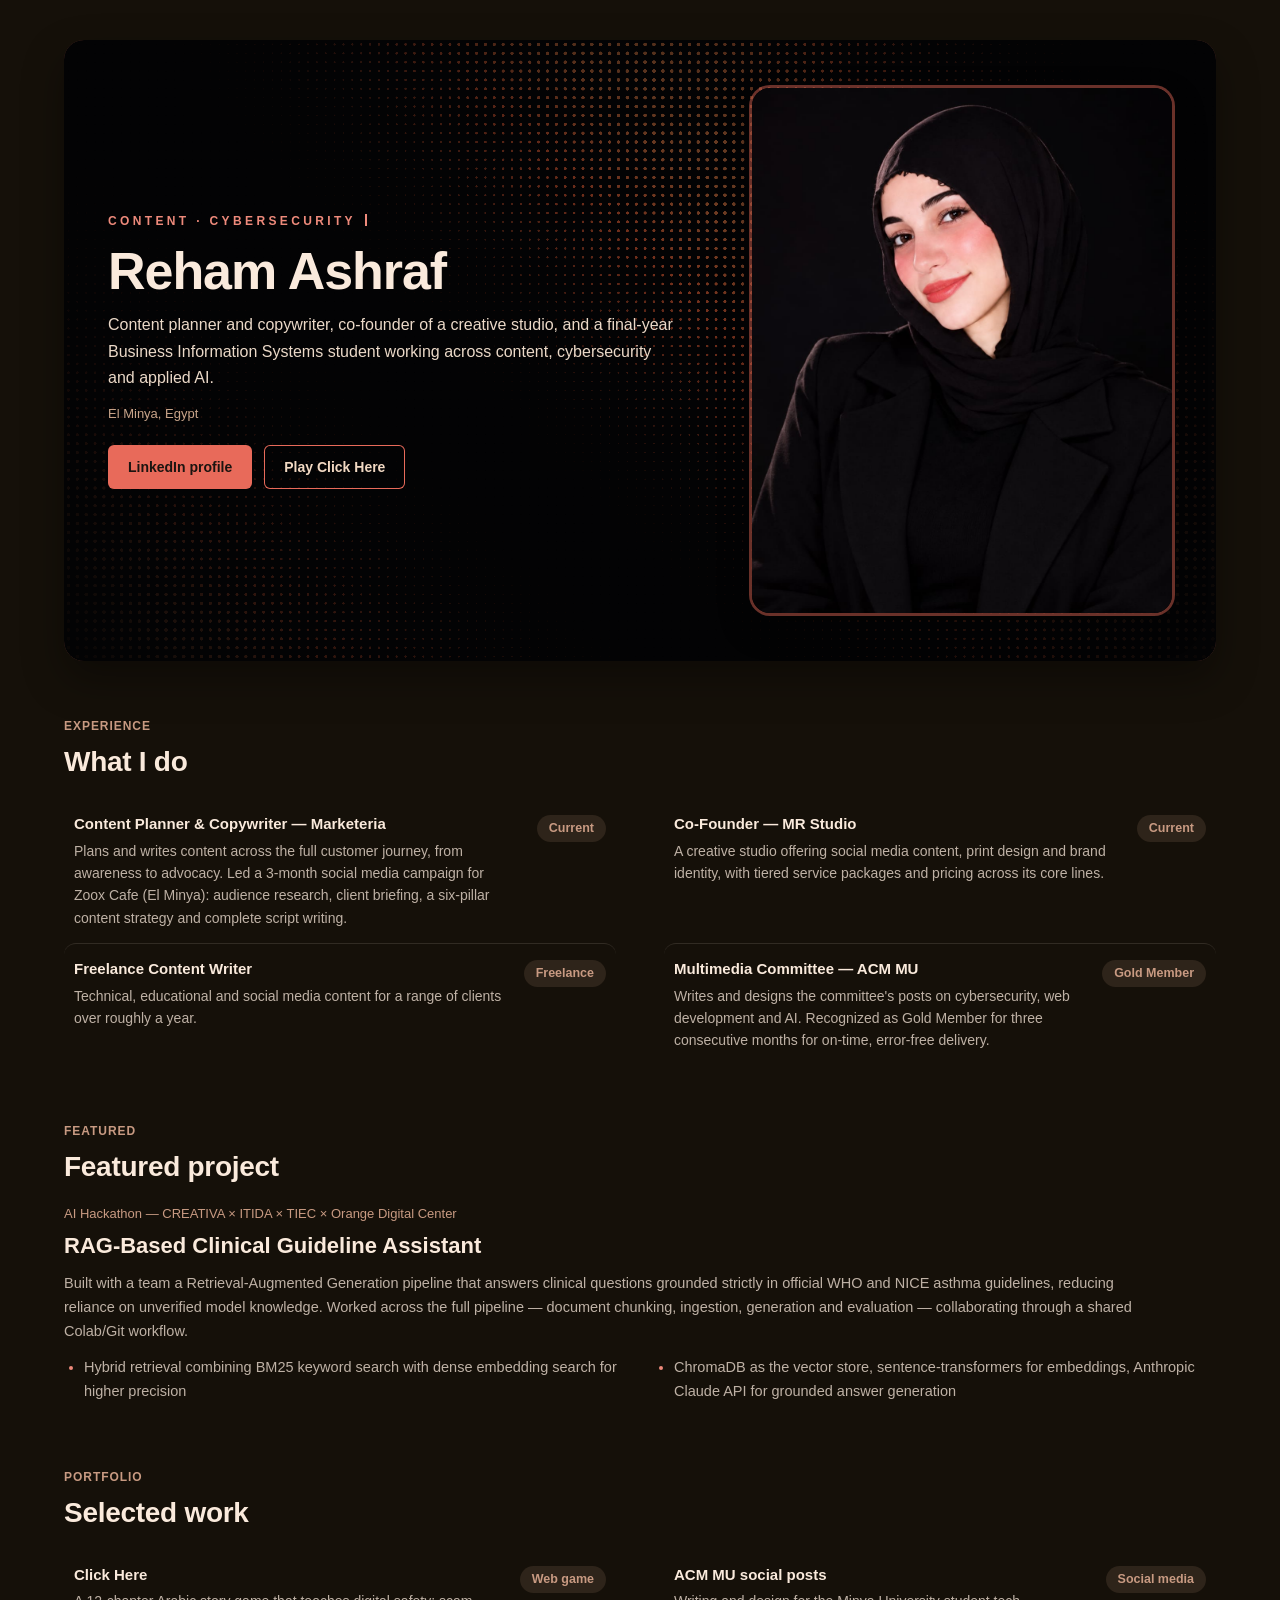
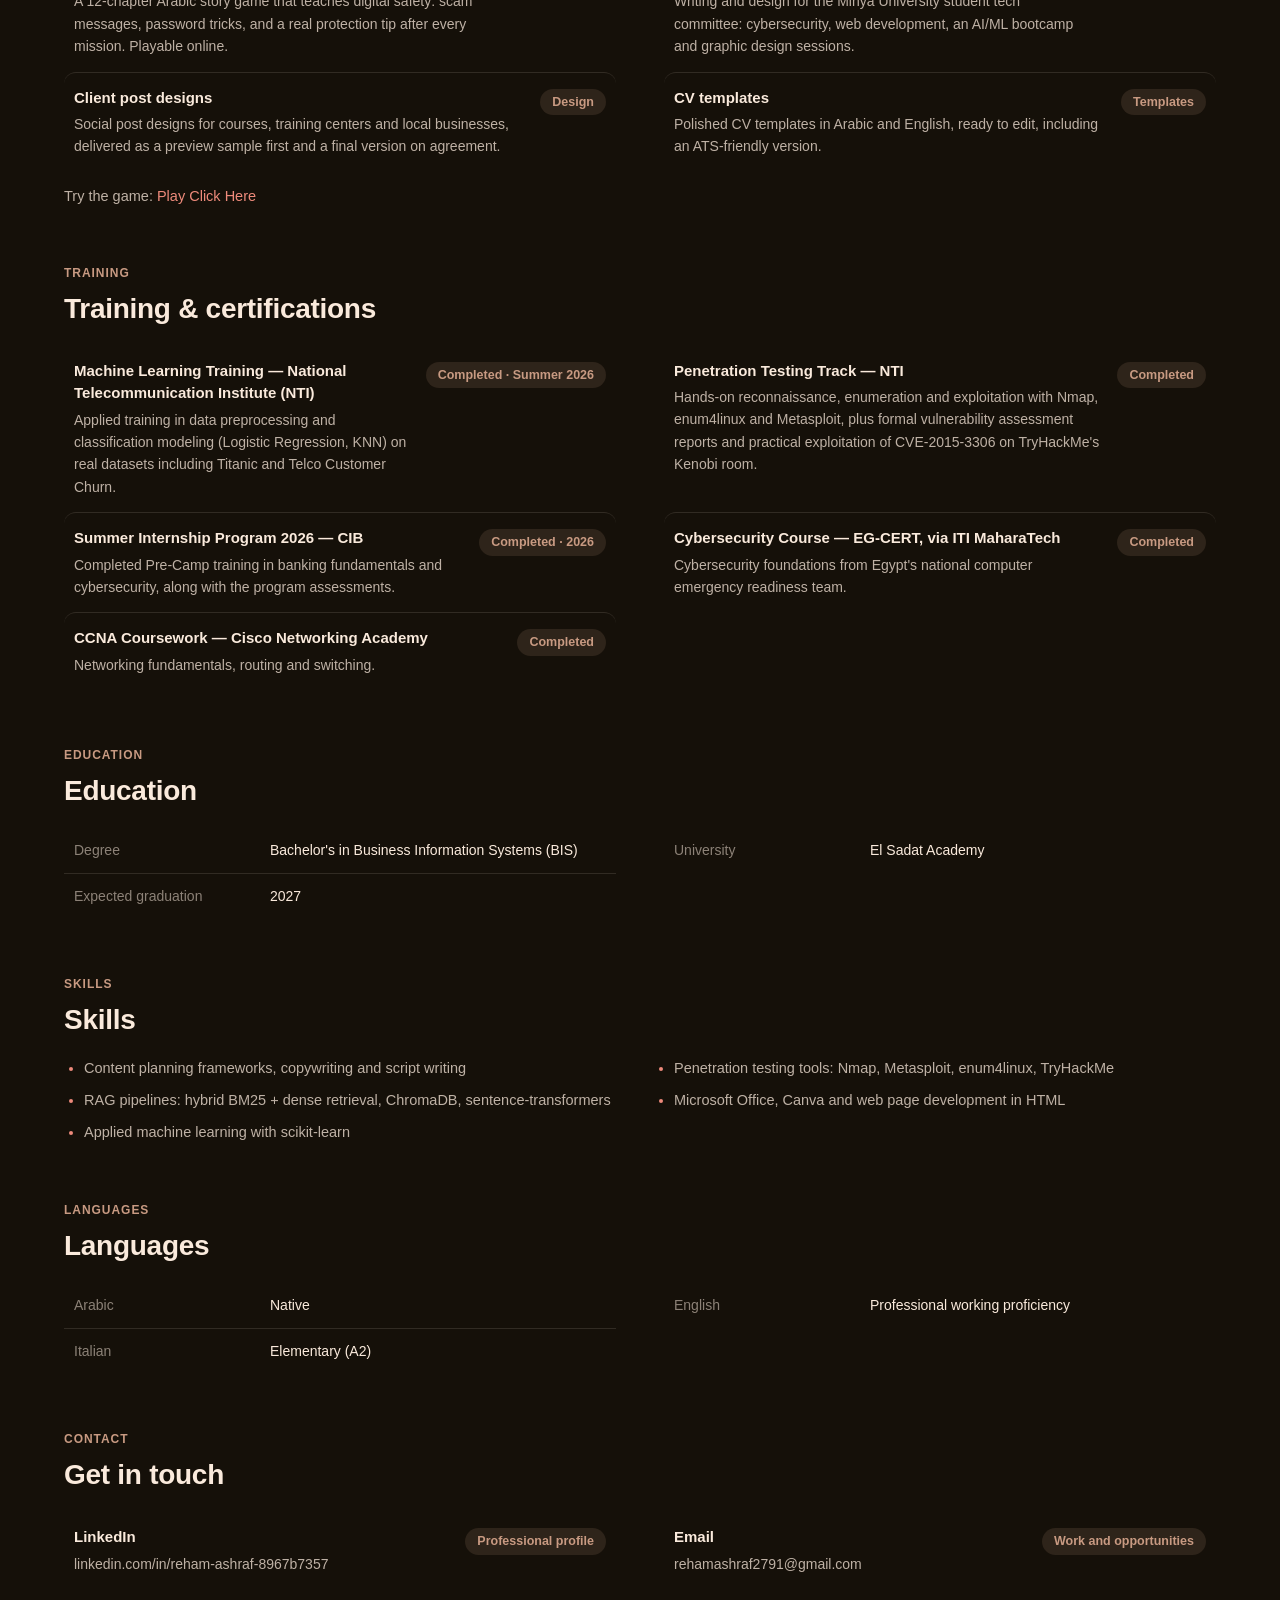
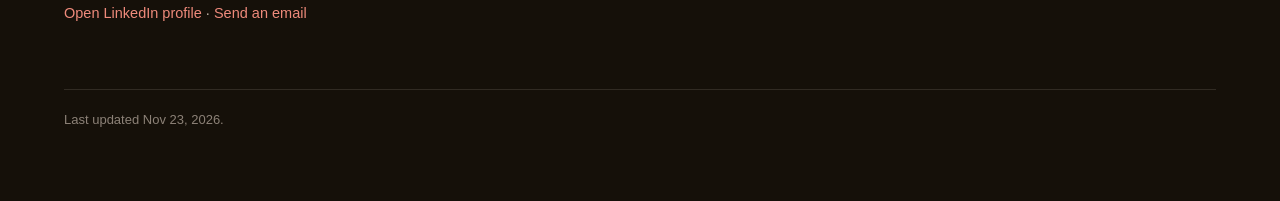
<file: index.html>
<!doctype html>
<html lang="en">
<head>
<meta charset="UTF-8" />
<meta name="viewport" content="width=device-width, initial-scale=1.0, viewport-fit=cover" />
<title>Reham Ashraf Portfolio</title>
<meta name="description" content="Reham Ashraf — content planner and copywriter, creative studio co-founder, and final-year BIS student working across content, cybersecurity and applied AI." />
<meta property="og:type" content="website" />
<meta property="og:title" content="Reham Ashraf Portfolio" />
<meta property="og:description" content="Content planner and copywriter, creative studio co-founder, and final-year BIS student working across content, cybersecurity and applied AI." />
<meta property="og:image" content="https://reham-lap.github.io/reham.jpg" />
<meta property="og:url" content="https://reham-lap.github.io/" />
<meta name="twitter:card" content="summary_large_image" />
<meta name="twitter:title" content="Reham Ashraf Portfolio" />
<meta name="twitter:description" content="Content planner and copywriter, creative studio co-founder, and final-year BIS student working across content, cybersecurity and applied AI." />
<meta name="twitter:image" content="https://reham-lap.github.io/reham.jpg" />
<meta name="theme-color" content="#1B1410" />
<link rel="icon" type="image/png" href="favicon.png" />
<link rel="apple-touch-icon" href="favicon.png" />
<link rel="stylesheet" href="style.css" />
<link rel="stylesheet" href="threeui/tui.css" />
</head>
<body>
<div class="port">

  <header class="port-hero">
    <div id="threeui-hero-bg" aria-hidden="true"></div>
    <div class="port-hero-text">
      <div class="port-eyebrow"><span id="eyebrow"></span><span class="port-caret" aria-hidden="true"></span></div>
      <h1 class="port-name">Reham Ashraf</h1>
      <p class="port-tagline">Content planner and copywriter, co-founder of a creative studio, and a final-year Business Information Systems student working across content, cybersecurity and applied AI.</p>
      <p class="port-loc">El Minya, Egypt</p>
      <div class="port-actions">
        <a class="port-btn" href="https://www.linkedin.com/in/reham-ashraf-8967b7357">LinkedIn profile</a>
        <a class="port-btn port-btn-ghost" href="/click-here/">Play Click Here</a>
      </div>
    </div>
    <img class="port-photo" src="reham.jpg" alt="Reham Ashraf" />
  </header>

  <section class="group reveal">
    <p class="group-label">Experience</p>
    <h2 class="group-heading">What I do</h2>
    <div class="rows">
      <div class="row">
        <div class="row-main"><p class="row-name">Content Planner &amp; Copywriter — Marketeria</p><p class="row-detail">Plans and writes content across the full customer journey, from awareness to advocacy. Led a 3-month social media campaign for Zoox Cafe (El Minya): audience research, client briefing, a six-pillar content strategy and complete script writing.</p></div>
        <span class="row-value">Current</span>
      </div>
      <div class="row">
        <div class="row-main"><p class="row-name">Co-Founder — MR Studio</p><p class="row-detail">A creative studio offering social media content, print design and brand identity, with tiered service packages and pricing across its core lines.</p></div>
        <span class="row-value">Current</span>
      </div>
      <div class="row">
        <div class="row-main"><p class="row-name">Freelance Content Writer</p><p class="row-detail">Technical, educational and social media content for a range of clients over roughly a year.</p></div>
        <span class="row-value">Freelance</span>
      </div>
      <div class="row">
        <div class="row-main"><p class="row-name">Multimedia Committee — ACM MU</p><p class="row-detail">Writes and designs the committee's posts on cybersecurity, web development and AI. Recognized as Gold Member for three consecutive months for on-time, error-free delivery.</p></div>
        <span class="row-value">Gold Member</span>
      </div>
    </div>
  </section>

  <section class="group reveal">
    <p class="group-label">Featured</p>
    <h2 class="group-heading">Featured project</h2>
    <div class="feature">
      <p class="feature-sub">AI Hackathon — CREATIVA × ITIDA × TIEC × Orange Digital Center</p>
      <h3 class="feature-title">RAG-Based Clinical Guideline Assistant</h3>
      <p class="feature-body">Built with a team a Retrieval-Augmented Generation pipeline that answers clinical questions grounded strictly in official WHO and NICE asthma guidelines, reducing reliance on unverified model knowledge. Worked across the full pipeline — document chunking, ingestion, generation and evaluation — collaborating through a shared Colab/Git workflow.</p>
      <ul class="bullets">
        <li>Hybrid retrieval combining BM25 keyword search with dense embedding search for higher precision</li>
        <li>ChromaDB as the vector store, sentence-transformers for embeddings, Anthropic Claude API for grounded answer generation</li>
      </ul>
    </div>
  </section>

  <section class="group reveal">
    <p class="group-label">Portfolio</p>
    <h2 class="group-heading">Selected work</h2>
    <div class="rows">
      <div class="row">
        <div class="row-main"><p class="row-name">Click Here</p><p class="row-detail">A 12-chapter Arabic story game that teaches digital safety: scam messages, password tricks, and a real protection tip after every mission. Playable online.</p></div>
        <span class="row-value">Web game</span>
      </div>
      <div class="row">
        <div class="row-main"><p class="row-name">ACM MU social posts</p><p class="row-detail">Writing and design for the Minya University student tech committee: cybersecurity, web development, an AI/ML bootcamp and graphic design sessions.</p></div>
        <span class="row-value">Social media</span>
      </div>
      <div class="row">
        <div class="row-main"><p class="row-name">Client post designs</p><p class="row-detail">Social post designs for courses, training centers and local businesses, delivered as a preview sample first and a final version on agreement.</p></div>
        <span class="row-value">Design</span>
      </div>
      <div class="row">
        <div class="row-main"><p class="row-name">CV templates</p><p class="row-detail">Polished CV templates in Arabic and English, ready to edit, including an ATS-friendly version.</p></div>
        <span class="row-value">Templates</span>
      </div>
    </div>
    <p class="try">Try the game: <a class="link" href="/click-here/">Play Click Here</a></p>
  </section>

  <section class="group reveal">
    <p class="group-label">Training</p>
    <h2 class="group-heading">Training &amp; certifications</h2>
    <div class="rows">
      <div class="row">
        <div class="row-main"><p class="row-name">Machine Learning Training — National Telecommunication Institute (NTI)</p><p class="row-detail">Applied training in data preprocessing and classification modeling (Logistic Regression, KNN) on real datasets including Titanic and Telco Customer Churn.</p></div>
        <span class="row-value">Completed · Summer 2026</span>
      </div>
      <div class="row">
        <div class="row-main"><p class="row-name">Penetration Testing Track — NTI</p><p class="row-detail">Hands-on reconnaissance, enumeration and exploitation with Nmap, enum4linux and Metasploit, plus formal vulnerability assessment reports and practical exploitation of CVE-2015-3306 on TryHackMe's Kenobi room.</p></div>
        <span class="row-value">Completed</span>
      </div>
      <div class="row">
        <div class="row-main"><p class="row-name">Summer Internship Program 2026 — CIB</p><p class="row-detail">Completed Pre-Camp training in banking fundamentals and cybersecurity, along with the program assessments.</p></div>
        <span class="row-value">Completed · 2026</span>
      </div>
      <div class="row">
        <div class="row-main"><p class="row-name">Cybersecurity Course — EG-CERT, via ITI MaharaTech</p><p class="row-detail">Cybersecurity foundations from Egypt's national computer emergency readiness team.</p></div>
        <span class="row-value">Completed</span>
      </div>
      <div class="row">
        <div class="row-main"><p class="row-name">CCNA Coursework — Cisco Networking Academy</p><p class="row-detail">Networking fundamentals, routing and switching.</p></div>
        <span class="row-value">Completed</span>
      </div>
    </div>
  </section>

  <section class="group reveal">
    <p class="group-label">Education</p>
    <h2 class="group-heading">Education</h2>
    <div class="facts">
      <div class="fact"><span class="fact-label">Degree</span><span class="fact-value">Bachelor's in Business Information Systems (BIS)</span></div>
      <div class="fact"><span class="fact-label">University</span><span class="fact-value">El Sadat Academy</span></div>
      <div class="fact"><span class="fact-label">Expected graduation</span><span class="fact-value">2027</span></div>
    </div>
  </section>

  <section class="group reveal">
    <p class="group-label">Skills</p>
    <h2 class="group-heading">Skills</h2>
    <ul class="bullets">
      <li>Content planning frameworks, copywriting and script writing</li>
      <li>RAG pipelines: hybrid BM25 + dense retrieval, ChromaDB, sentence-transformers</li>
      <li>Applied machine learning with scikit-learn</li>
      <li>Penetration testing tools: Nmap, Metasploit, enum4linux, TryHackMe</li>
      <li>Microsoft Office, Canva and web page development in HTML</li>
    </ul>
  </section>

  <section class="group reveal">
    <p class="group-label">Languages</p>
    <h2 class="group-heading">Languages</h2>
    <div class="facts">
      <div class="fact"><span class="fact-label">Arabic</span><span class="fact-value">Native</span></div>
      <div class="fact"><span class="fact-label">English</span><span class="fact-value">Professional working proficiency</span></div>
      <div class="fact"><span class="fact-label">Italian</span><span class="fact-value">Elementary (A2)</span></div>
    </div>
  </section>

  <section class="group reveal">
    <p class="group-label">Contact</p>
    <h2 class="group-heading">Get in touch</h2>
    <div class="rows">
      <div class="row">
        <div class="row-main"><p class="row-name">LinkedIn</p><p class="row-detail">linkedin.com/in/reham-ashraf-8967b7357</p></div>
        <span class="row-value">Professional profile</span>
      </div>
      <div class="row">
        <div class="row-main"><p class="row-name">Email</p><p class="row-detail">rehamashraf2791@gmail.com</p></div>
        <span class="row-value">Work and opportunities</span>
      </div>
    </div>
    <p class="try"><a class="link" href="https://www.linkedin.com/in/reham-ashraf-8967b7357">Open LinkedIn profile</a> · <a class="link" href="mailto:rehamashraf2791@gmail.com">Send an email</a></p>
  </section>

  <footer class="closing reveal">Last updated Nov 23, 2026.</footer>

</div>
<script>
(function () {
  var reduced = window.matchMedia && window.matchMedia('(prefers-reduced-motion: reduce)').matches;
  var EYEBROW = 'Content · Cybersecurity · AI';
  var el = document.getElementById('eyebrow');
  if (reduced) {
    el.textContent = EYEBROW;
  } else {
    var i = 0;
    var timer = window.setInterval(function () {
      i += 1;
      el.textContent = EYEBROW.slice(0, i);
      if (i >= EYEBROW.length) window.clearInterval(timer);
    }, 42);
  }
  var targets = Array.prototype.slice.call(document.querySelectorAll('.reveal'));
  if (reduced || typeof IntersectionObserver === 'undefined') {
    targets.forEach(function (t) { t.classList.add('in'); });
    return;
  }
  var observer = new IntersectionObserver(function (entries) {
    entries.forEach(function (entry) {
      if (entry.isIntersecting) {
        entry.target.classList.add('in');
        observer.unobserve(entry.target);
      }
    });
  }, { threshold: 0.08, rootMargin: '0px 0px -24px 0px' });
  targets.forEach(function (t) { observer.observe(t); });
})();
</script>
<script src="threeui/hero.js"></script>
</body>
</html>
</file>
<file: style.css>
/* Reham Ashraf Portfolio — deep charcoal base, cream text, coral accents */
* { box-sizing: border-box; }
html, body { margin: 0; padding: 0; }
body {
  background: #151009;
  color: #FAEADC;
  font-family: -apple-system, BlinkMacSystemFont, "Segoe UI", Roboto, "Helvetica Neue", Arial, sans-serif;
  -webkit-font-smoothing: antialiased;
  line-height: 1.5;
}

.port {
  width: 100%;
  margin: 0;
  padding: 24px 20px 48px;
}

/* Hero */
.port-hero {
  display: grid;
  grid-template-columns: 1.4fr 1fr;
  gap: 28px;
  align-items: center;
  background: linear-gradient(135deg, #241A13 0%, #2b1f19 100%);
  border-radius: 20px;
  padding: 32px 26px;
  margin-bottom: 40px;
  color: #FAEADC;
  box-shadow: inset 0 0 0 1px rgb(232 106 90 / 0.28), 0 18px 40px rgb(0 0 0 / 0.35);
}
.port-photo {
  width: 100%;
  aspect-ratio: 4 / 5;
  object-fit: cover;
  object-position: 50% 22%;
  border-radius: 18px;
  box-shadow: 0 0 0 3px rgba(232, 106, 90, 0.45), 0 14px 32px rgba(0, 0, 0, 0.4);
  transition: transform 0.35s ease, box-shadow 0.35s ease;
}
.port-photo:hover {
  transform: scale(1.02);
  box-shadow: 0 0 0 3px rgba(232, 106, 90, 0.7), 0 18px 42px rgba(0, 0, 0, 0.5);
}
.port-eyebrow {
  font-size: 12px;
  letter-spacing: 0.28em;
  text-transform: uppercase;
  color: #EE8A7B;
  margin-bottom: 14px;
  font-weight: 700;
  min-height: 1.2em;
}
.port-name {
  font-size: 40px;
  line-height: 1.05;
  letter-spacing: -0.02em;
  font-weight: 700;
  margin: 0 0 14px;
  color: #FAEADC;
}
.port-tagline {
  font-size: 15px;
  line-height: 1.65;
  color: #EBD9C8;
  max-width: 560px;
  margin: 0 0 12px;
}
.port-loc { font-size: 13px; color: #C8A48A; margin: 0 0 22px; }
.port-actions { display: flex; flex-wrap: wrap; gap: 12px; }
.port-btn {
  display: inline-flex;
  align-items: center;
  min-height: 44px;
  padding: 10px 20px;
  border-radius: 6px;
  background: #E86A5A;
  color: #1B1410;
  font-weight: 700;
  font-size: 14px;
  text-decoration: none;
  transition: transform 0.22s ease, filter 0.22s ease, box-shadow 0.22s ease;
}
.port-btn:hover { transform: translateY(-2px); filter: brightness(1.08); box-shadow: 0 10px 24px rgb(232 106 90 / 0.35); }
.port-btn:active { transform: translateY(0) scale(0.97); }
.port-btn-ghost { background: transparent; color: #F2D9C3; box-shadow: inset 0 0 0 1px #E86A5A; }

/* Sections */
.group { margin-bottom: 40px; }
.group-label {
  font-size: 12px;
  font-weight: 600;
  letter-spacing: 0.08em;
  text-transform: uppercase;
  color: #C89A82;
  margin: 0 0 6px;
}
.group-heading {
  font-size: 24px;
  font-weight: 700;
  letter-spacing: -0.01em;
  color: #FAEADC;
  margin: 0 0 16px;
}

/* Rows */
.rows { display: flex; flex-direction: column; }
.row {
  display: flex;
  justify-content: space-between;
  align-items: flex-start;
  gap: 18px;
  padding: 14px 10px;
  border-top: 1px solid rgb(250 234 220 / 0.12);
  border-radius: 12px;
  transition: transform 0.25s ease, background-color 0.25s ease, box-shadow 0.25s ease;
}
.row:first-child { border-top: none; }
.row:hover { transform: translateY(-2px); background: rgb(232 106 90 / 0.06); box-shadow: 0 8px 22px rgb(0 0 0 / 0.25); }
.row:active { transform: translateY(0) scale(0.995); }
.row-name { font-size: 15px; font-weight: 700; color: #FAEADC; margin: 0 0 4px; }
.row-detail { font-size: 14px; line-height: 1.6; color: rgb(250 234 220 / 0.74); margin: 0; }
.row-value {
  flex-shrink: 0;
  font-size: 12.5px;
  font-weight: 600;
  color: #C89A82;
  background: rgb(200 154 130 / 0.14);
  border-radius: 999px;
  padding: 4px 12px;
  white-space: nowrap;
  margin-top: 2px;
}

/* Feature */
.feature-sub { font-size: 13px; color: #C89A82; margin: 0 0 6px; }
.feature-title { font-size: 19px; font-weight: 700; color: #FAEADC; margin: 0 0 10px; }
.feature-body { font-size: 14.5px; line-height: 1.65; color: rgb(250 234 220 / 0.74); margin: 0 0 12px; max-width: 900px; }

/* Bullets */
.bullets { margin: 0; padding-left: 20px; color: rgb(250 234 220 / 0.74); font-size: 14.5px; line-height: 1.65; }
.bullets li { margin-bottom: 8px; }
.bullets li::marker { color: #EE8A7B; }

/* Facts */
.facts { display: flex; flex-direction: column; }
.fact {
  display: grid;
  grid-template-columns: 180px 1fr;
  gap: 16px;
  padding: 12px 10px;
  border-top: 1px solid rgb(250 234 220 / 0.12);
}
.fact:first-child { border-top: none; }
.fact-label { font-size: 14px; color: rgb(250 234 220 / 0.52); }
.fact-value { font-size: 14px; color: #FAEADC; }

/* Links + misc */
.try { font-size: 14.5px; color: rgb(250 234 220 / 0.74); margin: 14px 0 0; }
.link {
  color: #EE8A7B;
  text-decoration: none;
  background-image: linear-gradient(#EE8A7B, #EE8A7B);
  background-repeat: no-repeat;
  background-position: 0 100%;
  background-size: 0% 1px;
  transition: background-size 0.3s ease, color 0.2s ease;
  padding-bottom: 1px;
}
.link:hover { background-size: 100% 1px; }
.closing {
  margin-top: 48px;
  padding-top: 20px;
  border-top: 1px solid rgb(250 234 220 / 0.12);
  font-size: 13px;
  color: rgb(250 234 220 / 0.52);
}

/* Motion */
@keyframes port-rise { from { opacity: 0; transform: translateY(14px); } to { opacity: 1; transform: none; } }
@keyframes port-photo-in { from { opacity: 0; transform: scale(0.96) translateY(10px); } to { opacity: 1; transform: none; } }
@keyframes port-caret-blink { 0%, 45% { opacity: 1; } 50%, 100% { opacity: 0; } }
.port-eyebrow { animation: port-rise 0.5s cubic-bezier(0.22, 0.61, 0.36, 1) 0.05s both; }
.port-name { animation: port-rise 0.55s cubic-bezier(0.22, 0.61, 0.36, 1) 0.18s both; }
.port-tagline { animation: port-rise 0.55s cubic-bezier(0.22, 0.61, 0.36, 1) 0.32s both; }
.port-loc { animation: port-rise 0.55s cubic-bezier(0.22, 0.61, 0.36, 1) 0.44s both; }
.port-actions { animation: port-rise 0.55s cubic-bezier(0.22, 0.61, 0.36, 1) 0.56s both; }
.port-hero .port-photo { animation: port-photo-in 0.7s cubic-bezier(0.22, 0.61, 0.36, 1) 0.25s both; }
.port-caret {
  display: inline-block;
  width: 2px;
  height: 1em;
  margin-left: 3px;
  vertical-align: -0.12em;
  background: #EE8A7B;
  animation: port-caret-blink 0.9s steps(1) infinite;
}
.reveal { opacity: 0; transform: translateY(18px); transition: opacity 0.6s ease, transform 0.6s cubic-bezier(0.22, 0.61, 0.36, 1); }
.reveal.in { opacity: 1; transform: none; }

/* Desktop: fill the screen width, content spread in two columns */
@media (min-width: 1024px) {
  .port { padding: 40px 64px 72px; }
  .port-hero { grid-template-columns: 1.3fr 1fr; gap: 48px; padding: 48px 44px; margin-bottom: 56px; }
  .port-photo { max-width: 420px; justify-self: end; }
  .port-name { font-size: 52px; }
  .port-tagline { font-size: 16px; max-width: 640px; }
  .group { margin-bottom: 56px; }
  .group-heading { font-size: 28px; }
  .rows {
    display: grid;
    grid-template-columns: 1fr 1fr;
    column-gap: 48px;
  }
  .row:first-child { border-top: 1px solid rgb(250 234 220 / 0.12); }
  .row:nth-child(-n+2) { border-top: none; }
  .facts {
    display: grid;
    grid-template-columns: 1fr 1fr;
    column-gap: 48px;
  }
  .fact:first-child { border-top: 1px solid rgb(250 234 220 / 0.12); }
  .fact:nth-child(-n+2) { border-top: none; }
  .bullets { column-count: 2; column-gap: 48px; }
  .bullets li { break-inside: avoid; }
  .feature-title { font-size: 22px; }
  .feature-body { max-width: 1100px; }
  .closing { margin-top: 64px; }
}

/* Large desktop: a bit more air, still full width */
@media (min-width: 1600px) {
  .port { padding: 56px 96px 88px; }
}

@media (max-width: 640px) {
  .port { padding: 16px 14px 40px; }
  .port-hero { grid-template-columns: 1.15fr 1fr; gap: 16px; padding: 20px 16px; align-items: center; }
  .port-photo { max-width: none; }
  .port-eyebrow { font-size: 9px; letter-spacing: 0.2em; margin-bottom: 10px; }
  .port-name { font-size: 24px; margin-bottom: 8px; }
  .port-tagline { font-size: 13px; line-height: 1.55; margin-bottom: 8px; }
  .port-loc { font-size: 12px; margin-bottom: 14px; }
  .port-actions { gap: 8px; }
  .port-btn { min-height: 40px; padding: 8px 14px; font-size: 13px; }
  .fact { grid-template-columns: 1fr; gap: 2px; }
  .row { flex-direction: column; gap: 8px; }
  .row-value { align-self: flex-start; }
}

@media (prefers-reduced-motion: reduce) {
  .port *, .port *::before, .port *::after {
    animation-duration: 0.01ms !important;
    animation-delay: 0ms !important;
    transition-duration: 0.01ms !important;
  }
  .port-caret { display: none; }
  .reveal { opacity: 1; transform: none; }
}

/* ThreeUI hero background */
.port-hero{position:relative;overflow:hidden}
#threeui-hero-bg{position:absolute;inset:0;z-index:0;pointer-events:none}
.port-hero>*:not(#threeui-hero-bg){position:relative;z-index:1}
</file>
<file: threeui/tui.css>
.threeui-mount,.text-path-study,.article-headings-component,.animated-top-dock-component,.typography-vortex-component,.landscape-scene,.japanese-tower-landscape,.liquid-metal-button,.spark-badge,.threeui-background{width:100%;min-width:0;height:100%;min-height:0;position:relative;overflow:hidden}.japanese-tower-landscape{isolation:isolate;background:#ecdcbc}.japanese-tower-landscape__frame{opacity:0;background:#ecdcbc;border:0;width:100%;height:100%;transition:opacity .18s ease-out;display:block;position:absolute;inset:0}.japanese-tower-landscape__frame.is-ready{opacity:1}.landscape-scene{isolation:isolate;background:#ecdcbc}.landscape-scene__frame{opacity:0;touch-action:none;background:#ecdcbc;border:0;width:100%;height:100%;transition:opacity .18s ease-out;display:block;position:absolute;inset:0}.landscape-scene__frame.is-ready{opacity:1}.liquid-metal-button{isolation:isolate;background:#070708}.liquid-metal-button__frame{opacity:0;background:#070708;border:0;width:100%;height:100%;transition:opacity .18s ease-out;display:block;position:absolute;inset:0}.liquid-metal-button__frame.is-ready{opacity:1}@media (prefers-reduced-motion:reduce){.liquid-metal-button__frame{transition:none}}.spark-badge{isolation:isolate;background:#000}.spark-badge__frame{opacity:0;background:#000;border:0;width:100%;height:100%;transition:opacity .18s ease-out;display:block;position:absolute;inset:0}.spark-badge__frame.is-ready{opacity:1}.text-path-study{isolation:isolate;background:#08090a}.text-path-study--light{background:#f3f5f8}.text-path-study-frame{transform-origin:50%;background:0 0;border:0;width:100%;height:100%;display:block;position:absolute;inset:0}.threeui-background{isolation:isolate;background:#030304;position:relative}.threeui-background.condensation{background:0 0}.threeui-background.predictive-arc--light,.threeui-background.data-pixel-arc--light{background:#f3f6f1}.typography-vortex-component.typography-vortex-component--light{background:#eef1f6}.typography-vortex-component--light .typography-vortex-component__hint{color:#1c1e268c}.threeui-background>canvas{width:100%;height:100%;display:block;position:absolute;inset:0}.temple-night-scene,.temple-night-canvas{width:100%;height:100%;display:block}.temple-night-scene{background:#05070a;position:relative;overflow:hidden}.temple-night-canvas{z-index:1;opacity:0;touch-action:none;position:relative}.temple-night-canvas.is-ready{opacity:1}.temple-night-unavailable{color:#a9b2b7;background:#05070a;place-items:center;margin:0;display:grid;position:absolute;inset:0}.bookshelf,.bookshelf__canvas,.sketchbook,.sketchbook__frame{width:100%;height:100%;display:block}.bookshelf{background:#171a24;outline:none;position:relative;overflow:hidden;container-type:inline-size}.bookshelf__canvas{opacity:0;touch-action:none;position:absolute;inset:0}.bookshelf__canvas.is-ready{opacity:1}.bookshelf__source-controls{display:none}.bookshelf__unavailable{color:#f4eee6;text-align:center;place-items:center;margin:0;padding:24px;display:grid;position:absolute;inset:0}.sketchbook{background:#ece7dc;position:relative;overflow:hidden}.sketchbook__frame{opacity:0;background:#ece7dc;border:0}.sketchbook__frame.is-ready{opacity:1}@font-face{font-family:ThreeUI Fragment Mono;font-style:normal;font-weight:400;font-display:swap;src:url([data-uri])format("woff2")}.article-headings-component,.animated-top-dock-component,.typography-vortex-component{color:#ecece8;background:#0b0b0b;font-family:Geist,Helvetica Neue,Helvetica,Arial,sans-serif;container-type:inline-size}.article-headings-component{isolation:isolate;grid-template-rows:auto 1fr 1fr;padding:clamp(20px,5.4cqw,74px) clamp(20px,6.2cqw,86px);display:grid}.article-headings-component:after,.animated-top-dock-component:after,.typography-vortex-component:after{z-index:5;pointer-events:none;content:"";opacity:.12;mix-blend-mode:soft-light;background-image:url("data:image/svg+xml,%3Csvg viewBox='0 0 180 180' xmlns='http://www.w3.org/2000/svg'%3E%3Cfilter id='n'%3E%3CfeTurbulence type='fractalNoise' baseFrequency='.85' numOctaves='3' stitchTiles='stitch'/%3E%3C/filter%3E%3Crect width='100%25' height='100%25' filter='url(%23n)' opacity='.16'/%3E%3C/svg%3E");position:absolute;inset:0}.article-headings-component__header{color:#62625e;letter-spacing:.12em;justify-content:space-between;padding-bottom:clamp(14px,2.6cqw,30px);font:400 clamp(8px,.85cqw,10px)/1 ThreeUI Fragment Mono,ui-monospace,monospace;display:flex}.article-headings-component__entry{border-top:1px solid #2a2a28;grid-template-columns:clamp(28px,4cqw,56px) minmax(0,1fr) auto;align-items:center;gap:clamp(10px,2.2cqw,30px);display:grid}.article-headings-component__entry h2{color:#e9e9e5;letter-spacing:-.02em;margin:0;font-size:clamp(18px,3.2cqw,44px);font-weight:600;line-height:1.08}.article-headings-component__index,.article-headings-component__meta{color:#60605c;letter-spacing:.06em;font:400 clamp(8px,.85cqw,10px)/1.3 ThreeUI Fragment Mono,ui-monospace,monospace}.article-headings-component__meta{text-align:right}.article-headings-component--light{color:#202128;background:#f3f5f8}.article-headings-component--light .article-headings-component__header,.article-headings-component--light .article-headings-component__index,.article-headings-component--light .article-headings-component__meta{color:#71737b}.article-headings-component--light .article-headings-component__entry{border-color:#d9dce3}.article-headings-component--light .article-headings-component__entry h2{color:#1d1f26}.typography-vortex-component{isolation:isolate;touch-action:none;cursor:crosshair;position:relative}.typography-vortex-component canvas{width:100%;height:100%;display:block;position:absolute;inset:0}.typography-vortex-component__hint,.animated-top-dock-component__caption{z-index:6;color:#62625e;letter-spacing:.1em;font:400 9px/1 ThreeUI Fragment Mono,ui-monospace,monospace;position:absolute}.typography-vortex-component__hint{bottom:16px;right:18px}.animated-top-dock-component{isolation:isolate;background:radial-gradient(circle at 50% 20%,#ffffff09,#0000 34%),#080808;place-items:center;display:grid;position:relative}.animated-top-dock__nav{z-index:10;-webkit-backdrop-filter:blur(18px)saturate(75%);backdrop-filter:blur(18px)saturate(75%);isolation:isolate;background:#0e0e0edb;border:1px solid #292929;border-radius:11px;align-items:flex-start;gap:3px;height:38px;padding:4px;display:flex;position:absolute;top:clamp(24px,5cqw,46px);left:50%;overflow:visible;transform:translate(-50%);box-shadow:0 12px 34px #0000007a,inset 0 1px #ffffff09}.animated-top-dock__item{z-index:6;color:#858580;letter-spacing:.1em;white-space:nowrap;-webkit-backdrop-filter:blur(14px)saturate(70%);backdrop-filter:blur(14px)saturate(70%);transform-origin:50% 0;will-change:width,height,transform;cursor:pointer;background:#151514e6;border:1px solid #0000;border-radius:7px;outline:none;flex:none;justify-content:center;align-items:center;min-width:0;height:28px;padding:0;font:400 10px/1 ThreeUI Fragment Mono,ui-monospace,monospace;transition:color .15s,border-color .18s,background .18s,box-shadow .18s;display:inline-flex;position:relative}.animated-top-dock__item[data-dock-near=true],.animated-top-dock__item:focus-visible{z-index:7;color:#ecece8;background:#1b1b1af0;border-color:#41413e;box-shadow:0 7px 16px #00000042}.animated-top-dock__logo{background:#e8e8e3;width:28px;height:28px;overflow:hidden}.animated-top-dock__logo svg{width:100%;height:100%;display:block}.animated-top-dock__link{gap:6px;width:94px;padding:0 9px}.animated-top-dock__link[aria-pressed=true]{color:#111;background:#e8e8e3;border-color:#e8e8e3;box-shadow:0 7px 18px #00000047}.animated-top-dock__icon{opacity:.62;flex:none;justify-content:center;align-items:center;width:13px;height:13px;transition:opacity .16s;display:inline-flex}.animated-top-dock__icon svg{fill:none;stroke:currentColor;stroke-width:1.2px;stroke-linecap:round;stroke-linejoin:round;width:100%;height:100%;display:block}.animated-top-dock__item[data-dock-near=true] .animated-top-dock__icon,.animated-top-dock__item:focus-visible .animated-top-dock__icon{opacity:1}.animated-top-dock-component__caption{bottom:16px;right:18px}@media (width<=600px){.article-headings-component{padding:18px}.article-headings-component__entry{grid-template-columns:24px minmax(0,1fr)}.article-headings-component__entry h2{font-size:clamp(17px,5.5vw,26px)}.article-headings-component__meta{display:none}.animated-top-dock__nav{gap:2px;height:36px;top:24px}.animated-top-dock__item{height:26px!important;transform:none!important}.animated-top-dock__logo{width:26px!important;height:26px!important}.animated-top-dock__link{letter-spacing:.07em;padding:0 7px;font-size:8px;width:auto!important}.animated-top-dock__icon{display:none}}@media (prefers-reduced-motion:reduce){.animated-top-dock__item{transform:none!important}}.animated-top-dock-component.atd-modern,.animated-top-dock-component.atd-retro,.animated-top-dock-component.atd-glass{--atd-top:clamp(16px, 2.6cqw, 46px);--atd-bar-width:min(1460px, calc(100% - clamp(24px, 4.2cqw, 96px)));--atd-bar-height:clamp(48px, 3.4cqw, 68px);--atd-bar-pad:clamp(5px, .42cqw, 9px);--atd-bar-lead:clamp(14px, 1.15cqw, 25px);--atd-item-height:clamp(30px, 2.2cqw, 44px);--atd-item-pad:clamp(10px, .86cqw, 18px);--atd-label:clamp(12px, .78cqw, 17px);--atd-icon:clamp(13px, .92cqw, 19px);--atd-gap:clamp(5px, .44cqw, 9px);--atd-brand:clamp(13px, .94cqw, 20px);--atd-mark:clamp(22px, 1.55cqw, 33px);--atd-action-height:clamp(34px, 2.5cqw, 50px);display:block;overflow:hidden}.atd-modern__bar,.atd-retro__bar{top:var(--atd-top);z-index:10;width:var(--atd-bar-width);height:var(--atd-bar-height);justify-content:space-between;align-items:center;display:flex;position:absolute;left:50%;transform:translate(-50%)}.atd-modern__bar{width:max-content;max-width:var(--atd-bar-width);padding:var(--atd-bar-pad) var(--atd-bar-pad) var(--atd-bar-pad) var(--atd-bar-lead)}.atd-modern__dock{height:var(--atd-item-height);flex:none;justify-content:center;align-items:flex-start;gap:clamp(2px,.2cqw,5px);display:flex}.atd-modern__item,.atd-retro__item,.atd-glass__item{gap:var(--atd-gap);height:var(--atd-item-height);padding:0 var(--atd-item-pad);white-space:nowrap;transform-origin:50% 0;will-change:width,height,transform;cursor:pointer;outline:none;flex:none;justify-content:center;align-items:center;display:inline-flex}.atd-modern__brand,.atd-glass__brand,.atd-retro__brand{flex:none;align-items:center;gap:clamp(7px,.6cqw,13px);text-decoration:none;display:inline-flex}.atd-modern__mark,.atd-glass__mark{width:var(--atd-mark);height:var(--atd-mark);display:block;overflow:hidden}.atd-modern__mark svg,.atd-glass__mark svg{width:100%;height:100%;display:block}.atd-modern__word,.atd-glass__word{font-size:var(--atd-brand);letter-spacing:-.018em;font-weight:600}.atd-modern__actions{flex:none;align-items:center;gap:clamp(4px,.34cqw,8px);display:inline-flex}.atd-modern__ghost{height:var(--atd-action-height);font:500 var(--atd-label) / 1 inherit;cursor:pointer;background:0 0;border:0;border-radius:999px;padding:0 clamp(12px,.95cqw,20px);transition:color .16s,background .16s}.atd-modern__cta,.atd-glass__cta{height:var(--atd-action-height);font:600 var(--atd-label) / 1 inherit;letter-spacing:-.01em;white-space:nowrap;cursor:pointer;border-radius:999px;transition:transform .18s cubic-bezier(.22,1,.36,1),box-shadow .18s}.animated-top-dock-component.atd-modern{--atd-bar-width:min(1240px, calc(100% - clamp(24px, 5cqw, 120px)));background:#07080c}.atd-modern__aurora{z-index:1;pointer-events:none;filter:blur(8px);background:radial-gradient(58% 62% at 22% 36%,#4e74ff66,#0000 68%),radial-gradient(46% 56% at 78% 20%,#ba60ff4d,#0000 70%),radial-gradient(40% 48% at 52% 6%,#38dcd633,#0000 72%),radial-gradient(34% 40% at 50% 14%,#ffffff12,#0000 76%);height:82%;position:absolute;inset:-24% -12% auto}.atd-modern__bar{-webkit-backdrop-filter:blur(22px)saturate(150%);background:linear-gradient(#191b24db,#0c0d12d1);border:1px solid #ffffff0b;border-radius:999px;gap:clamp(14px,2.4cqw,40px);box-shadow:0 22px 52px -24px #000000eb,inset 0 1px #ffffff0b}.atd-modern__brand{color:#f2f3f7}.atd-modern__mark{border-radius:50%;box-shadow:0 2px 8px #0000006b}.atd-modern__item{color:#9b9fae;font:500 var(--atd-label) / 1 inherit;letter-spacing:-.005em;background:0 0;border:1px solid #0000;border-radius:999px;transition:color .16s,border-color .18s,background .18s,box-shadow .18s,-webkit-backdrop-filter .18s,backdrop-filter .18s}.atd-modern__item[data-dock-near=true],.atd-modern__item:hover,.atd-modern__item:focus-visible{color:#f4f5f9;-webkit-backdrop-filter:blur(18px)saturate(170%);background:#ffffff0e;border-color:#ffffff0e;box-shadow:0 8px 20px -14px #000000e6,inset 0 1px #ffffff0d}.atd-modern__item[aria-pressed=true]{color:#0a0b10;background:linear-gradient(#fff,#dfe3ef);border-color:#0000;box-shadow:0 10px 24px -12px #7896ffbf,inset 0 -1px #00000024}.atd-modern__icon,.atd-glass__icon{width:var(--atd-icon);height:var(--atd-icon);opacity:.72;flex:none;justify-content:center;align-items:center;transition:opacity .16s;display:inline-flex}.atd-modern__icon svg,.atd-glass__icon svg{fill:none;stroke:currentColor;stroke-width:1.25px;stroke-linecap:round;stroke-linejoin:round;width:100%;height:100%;display:block}.atd-modern__item[data-dock-near=true] .atd-modern__icon,.atd-modern__item[aria-pressed=true] .atd-modern__icon,.atd-glass__item[data-dock-near=true] .atd-glass__icon,.atd-glass__item[aria-pressed=true] .atd-glass__icon{opacity:1}.atd-modern__ghost{color:#a7abba}.atd-modern__ghost:hover{color:#f0f1f6;background:#ffffff0f}.atd-modern__cta{gap:var(--atd-gap);padding:0 var(--atd-bar-pad) 0 clamp(14px,1.1cqw,24px);color:#0a0b10;background:linear-gradient(#fff,#d8ddec);border:0;align-items:center;display:inline-flex;box-shadow:0 10px 26px -14px #96affff2,inset 0 -1px #00000029}.atd-modern__cta svg{box-sizing:border-box;width:calc(var(--atd-action-height) - clamp(12px,.9cqw,20px));height:calc(var(--atd-action-height) - clamp(12px,.9cqw,20px));fill:none;stroke:currentColor;stroke-width:1.4px;stroke-linecap:round;stroke-linejoin:round;background:#0a0b101a;border-radius:999px;padding:clamp(4px,.3cqw,7px)}.atd-modern__cta:hover{transform:translateY(-1px);box-shadow:0 16px 32px -14px #96afff,inset 0 -1px #00000029}.atd-modern__stage{z-index:4;text-align:center;pointer-events:none;width:min(88cqw,1120px);position:absolute;top:58%;left:50%;transform:translate(-50%,-50%)}.atd-modern__eyebrow{color:#7d84a0;letter-spacing:.22em;text-transform:uppercase;margin:0 0 clamp(8px,.9cqw,18px);font:400 clamp(8px,.62cqw,13px)/1 ThreeUI Fragment Mono,ui-monospace,monospace}.atd-modern__headline{color:#0000;letter-spacing:-.03em;text-wrap:balance;background:linear-gradient(#fff 16%,#ffffff4d);-webkit-background-clip:text;background-clip:text;margin:0;padding:.08em 0 .14em;font-size:clamp(30px,7.6cqw,150px);font-weight:400;line-height:1.04}.animated-top-dock-component.atd-retro{--atd-label:clamp(9px, .68cqw, 15px);--atd-icon:clamp(10px, .78cqw, 17px);--atd-brand:clamp(11px, .8cqw, 18px);background:#0b0819}.atd-retro__field{z-index:0;width:100%;height:100%;image-rendering:pixelated;display:block;position:absolute;inset:0}.atd-retro__vignette{z-index:1;pointer-events:none;background:radial-gradient(124% 90% at 50% 34%,#0000 28%,#0604109e 100%),linear-gradient(#06041099 0%,#0000 24% 62%,#06041094 100%);position:absolute;inset:0}.atd-retro:before{z-index:11;pointer-events:none;content:"";opacity:calc(var(--atd-retro-scan,.32) * 1.5);background:repeating-linear-gradient(#0000006b 0 1px,#0000 1px 3px);position:absolute;inset:0}.atd-retro__bar{background:#1a1030;border:2px solid #f4e6c8;gap:0;padding:0;overflow:hidden;box-shadow:6px 6px #0604109e}.atd-retro__brand{color:#f9c74f;height:100%;font:400 var(--atd-brand) / 1 "ThreeUI Fragment Mono",ui-monospace,monospace;letter-spacing:.12em;background:#150c28;border-right:2px solid #4b2f7e;padding:0 clamp(12px,1.1cqw,26px)}.atd-retro__dock{flex:1 1 0;align-items:stretch;gap:0;min-width:0;height:100%;display:flex}.atd-retro__badge{width:var(--atd-icon);height:var(--atd-icon);display:inline-flex}.atd-retro__badge svg,.atd-retro__icon svg{fill:currentColor;shape-rendering:crispedges;width:100%;height:100%;display:block}.atd-retro__item{color:#b9a7e8;min-width:0;height:100%;font:400 var(--atd-label) / 1 "ThreeUI Fragment Mono",ui-monospace,monospace;letter-spacing:.14em;background:#241548;border:0;border-right:2px solid #4b2f7e;padding:0 clamp(6px,.5cqw,12px);transition:color .1s steps(2,end),background .1s steps(2,end);overflow:hidden}.atd-retro__item[data-dock-near=true],.atd-retro__item:focus-visible{color:#fff4d6;background:#3a2170}.atd-retro__item[aria-pressed=true]{color:#1a1030;background:#f9c74f}.atd-retro__icon{width:var(--atd-icon);height:var(--atd-icon);flex:none;display:inline-flex}.atd-retro__cta{gap:var(--atd-gap);color:#1a1030;height:100%;font:400 var(--atd-label) / 1 "ThreeUI Fragment Mono",ui-monospace,monospace;letter-spacing:.16em;cursor:pointer;background:#f47b5c;border:0;border-left:2px solid #f4e6c8;flex:none;align-items:center;padding:0 clamp(14px,1.2cqw,28px);transition:background .1s steps(2,end),color .1s steps(2,end);display:inline-flex}.atd-retro__cta:hover{color:#1a1030;background:#f9c74f}.atd-retro__readout{z-index:8;color:#a08fd4;letter-spacing:.2em;gap:clamp(12px,2.4cqw,42px);margin:0;font:400 clamp(9px,.62cqw,13px)/1 ThreeUI Fragment Mono,ui-monospace,monospace;display:flex;position:absolute;bottom:clamp(30px,4.2cqw,74px);left:50%;transform:translate(-50%)}.animated-top-dock-component.atd-glass{--atd-rail-width:clamp(158px, 12.5cqw, 250px);background:#08090d}.atd-glass__field{z-index:0;width:100%;height:100%;display:block;position:absolute;inset:0}.atd-glass:before{z-index:5;pointer-events:none;content:"";background:linear-gradient(90deg,#06070ba8,#06070b00);width:42%;position:absolute;inset:0 auto 0 0}.atd-glass__rail{z-index:10;width:var(--atd-rail-width);padding:var(--atd-bar-pad);-webkit-backdrop-filter:blur(26px)saturate(190%);background:linear-gradient(160deg,#ffffff26,#ffffff0d);border-radius:clamp(20px,1.7cqw,34px);flex-direction:column;align-items:stretch;gap:clamp(6px,.5cqw,11px);display:flex;position:absolute;top:50%;left:clamp(20px,3.4cqw,68px);transform:translateY(-50%);box-shadow:0 30px 64px -26px #000000eb,inset 0 1px #ffffff70,inset 0 -1px #ffffff1f,inset 0 0 0 1px #ffffff24}.atd-glass__rail:before{pointer-events:none;content:"";border-radius:inherit;background:linear-gradient(168deg,#ffffff38,#fff0 30% 76%,#ffffff24);position:absolute;inset:0}.atd-glass__brand{color:#fbfbfe;padding:clamp(6px,.5cqw,12px) clamp(8px,.7cqw,15px);position:relative}.atd-glass__mark{border-radius:clamp(7px,.5cqw,11px);box-shadow:0 3px 10px #0000006b,inset 0 0 0 1px #ffffff4d}.atd-glass__hairline{background:linear-gradient(90deg,#ffffff0a,#ffffff42,#ffffff0a);height:1px;margin:clamp(2px,.2cqw,5px) clamp(6px,.5cqw,12px)}.atd-glass__dock{flex-direction:column;align-items:stretch;gap:clamp(2px,.2cqw,5px);display:flex;position:relative}.atd-glass__item{color:#ffffffa8;width:100%;font:500 var(--atd-label) / 1 inherit;letter-spacing:-.005em;transform-origin:0;background:0 0;border:1px solid #0000;border-radius:clamp(12px,1cqw,22px);justify-content:flex-start;transition:color .18s,border-color .2s,background .2s,box-shadow .2s}.atd-glass__item[data-dock-near=true],.atd-glass__item:focus-visible{color:#fff;background:linear-gradient(#ffffff38,#ffffff12);border-color:#ffffff3d;box-shadow:inset 0 1px #ffffff75,0 8px 18px -10px #000c}.atd-glass__item[aria-pressed=true]{color:#0d0f16;background:linear-gradient(#fff,#e6e9f4);border-color:#fff9;box-shadow:0 10px 24px -12px #ffffff80,inset 0 -1px #00000024}.atd-glass__cta{gap:var(--atd-gap);color:#0d0f16;background:linear-gradient(#fff,#dfe3f0);border:1px solid #ffffff8c;justify-content:space-between;align-items:center;width:100%;padding:0 clamp(12px,1cqw,22px);display:inline-flex;box-shadow:0 12px 30px -14px #fff9,inset 0 -1px #00000029}.atd-glass__cta svg{width:var(--atd-icon);height:var(--atd-icon);fill:none;stroke:currentColor;stroke-width:1.5px;stroke-linecap:round;stroke-linejoin:round}.atd-glass__cta:hover{transform:translateY(-1px);box-shadow:0 16px 34px -14px #ffffffbf,inset 0 -1px #00000029}.atd-modern .animated-top-dock-component__caption,.atd-glass .animated-top-dock-component__caption{color:#ffffff57}.atd-retro .animated-top-dock-component__caption{z-index:12;color:#7b6ab0}@container (width<=900px){.atd-modern__ghost,.atd-modern__item span:last-child,.atd-retro__item span:last-child,.atd-modern__cta span{display:none}.atd-modern__cta{padding:0 var(--atd-bar-pad)}.animated-top-dock-component.atd-glass{--atd-rail-width:auto}.atd-glass__item{justify-content:center}.atd-glass__item span:last-child,.atd-glass__word,.atd-glass__cta span{display:none}.atd-glass__cta{justify-content:center}}@media (width<=600px){.atd-modern__word{display:none}.atd-modern__item{height:28px!important;transform:none!important}.atd-glass__item{height:auto!important;transform:none!important}.atd-retro__item{height:100%!important;transform:none!important}.atd-modern__stage{top:62%}.atd-retro__readout{display:none}}@media (prefers-reduced-motion:reduce){.atd-modern__item,.atd-retro__item,.atd-glass__item{transform:none!important}}.circle-buttons,.circle-buttons *,.circle-buttons :before,.circle-buttons :after{box-sizing:border-box}.circle-buttons{--circle-button-hue:0deg;--circle-button-saturation:1;--circle-button-brightness:1;isolation:isolate;--lightningcss-light: ;--lightningcss-dark:initial;color-scheme:dark;width:100%;min-width:0;height:100%;min-height:0;filter:hue-rotate(var(--circle-button-hue)) saturate(var(--circle-button-saturation)) brightness(var(--circle-button-brightness));background:#111318;place-items:center;display:grid;position:relative;overflow:hidden;container-type:size}.circle-buttons--play{background:#0a0a0a}.circle-buttons--light{--lightningcss-light:initial;--lightningcss-dark: ;color-scheme:light;background:#f4f7fb}.circle-buttons__atmosphere{filter:blur(54px);pointer-events:none;background:#ffffff05;border-radius:50%;width:min(62cqw,440px);height:min(50cqh,240px);position:absolute}.circle-button{aspect-ratio:1;color:#ffffffb3;cursor:pointer;-webkit-tap-highlight-color:transparent;background:0 0;border:0;border-radius:50%;place-items:center;width:clamp(56px,8cqw,72px);padding:0;transition:transform .2s ease-in-out,filter .2s ease-in-out;display:grid;position:relative;overflow:visible;transform:translateZ(0)}.circle-button:disabled{cursor:not-allowed;filter:grayscale(.7);opacity:.48}.circle-button:focus-visible{outline-offset:7px;outline:2px solid #ffffffe0}.circle-buttons--light .circle-button:focus-visible{outline-color:#111827cc}.circle-button__aura,.circle-button__rim,.circle-button__face,.circle-button__details,.circle-button__icon{border-radius:inherit;pointer-events:none;position:absolute;inset:0}.circle-button__face{z-index:1}.circle-button__rim{z-index:2}.circle-button__details{z-index:4}.circle-button__icon{z-index:5;place-items:center;display:grid}.circle-button__icon svg{width:30%;height:30%;overflow:visible}.circle-buttons--play .circle-button{overflow:hidden}.circle-buttons--play .circle-button__face{-webkit-backdrop-filter:blur(50px);backdrop-filter:blur(50px);background:#171717b3;box-shadow:inset 2px 4px 16px #ffffff0f}.circle-buttons--play .circle-button__rim{opacity:.25;border:1px solid #ffffff40;-webkit-mask-image:linear-gradient(170deg,#000,#0000 50%);mask-image:linear-gradient(170deg,#000,#0000 50%)}.circle-buttons--play .circle-button__aura{z-index:3;filter:blur(15px);background:conic-gradient(from 180deg,#ffffff03 180deg,#ffffff0d 360deg);width:200px;height:200px;transition:opacity .5s;animation:3.6s linear infinite circle-button-section-orbit;top:50%;left:50%;transform:translate(-50%,-50%)}.circle-buttons--play .circle-button__face:after{content:"";opacity:0;filter:blur(5px);background:#ffffff1f;border-radius:50%;transition:opacity .5s,transform .7s;position:absolute;inset:-38%;transform:scale(.5);-webkit-mask-image:radial-gradient(50% 50%,#000,#17171700);mask-image:radial-gradient(50% 50%,#000,#17171700)}.circle-buttons--play .circle-button__icon svg{fill:currentColor;margin-left:4%}.circle-buttons--play .circle-button:not(:disabled):hover .circle-button__aura{opacity:0}.circle-buttons--play .circle-button:not(:disabled):hover .circle-button__face:after{opacity:1;transform:scale(1)}.circle-buttons--play .circle-button:not(:disabled):active{transform:scale(.98)}.circle-buttons--light.circle-buttons--play .circle-button{color:#111827b3}.circle-buttons--light.circle-buttons--play .circle-button__face{background:#e8eaeec7;box-shadow:inset 2px 4px 16px #ffffffb8}.circle-buttons--light.circle-buttons--play .circle-button__rim{border-color:#11182747}.circle-buttons--plus .circle-buttons__atmosphere{display:none}.circle-buttons--plus .circle-button{color:#451a03}.circle-buttons--plus .circle-button__aura{border-radius:inherit;opacity:.4;filter:blur(8px);background:#f59e0b66;transition:opacity .5s;inset:-4px}.circle-buttons--plus .circle-button__face{background:linear-gradient(#fde68a,#fcd34d,#f59e0b);transition:transform .15s,box-shadow .15s;box-shadow:0 0 0 1px #fbbf2480,0 4px #b45309,0 10px 15px -3px #00000080}.circle-buttons--plus .circle-button__icon svg{fill:none;stroke:currentColor;stroke-linecap:round;stroke-width:1.5px}.circle-buttons--plus .circle-button:not(:disabled):hover .circle-button__aura{opacity:.75}.circle-buttons--plus .circle-button:not(:disabled):active{transform:translateY(2px)}.circle-buttons--plus .circle-button:not(:disabled):active .circle-button__face{box-shadow:0 0 0 1px #fbbf2480,0 2px #b45309}.circle-buttons--mail .circle-buttons__atmosphere{display:none}.circle-buttons--mail .circle-button{color:#ffffff45}.circle-buttons--mail .circle-button__face{background:0 0;border:1px solid #fff3;transition:background-color .2s ease-in-out}.circle-buttons--mail .circle-button__details{border-radius:0;inset:-10px}.circle-buttons--mail .circle-button__details i{aspect-ratio:1;opacity:0;background:#ffffffab;border-radius:2px;width:8px;transition:opacity .3s ease-in-out,transform .35s ease-in-out;position:absolute}.circle-buttons--mail .circle-button__details i:first-of-type{top:-4px;left:-4px;transform:translate(34px,34px)}.circle-buttons--mail .circle-button__details i:nth-of-type(2){transition-delay:.21s;top:-4px;right:-4px;transform:translate(-34px,34px)}.circle-buttons--mail .circle-button__details i:nth-of-type(3){transition-delay:.42s;bottom:-4px;right:-4px;transform:translate(-34px,-34px)}.circle-buttons--mail .circle-button__details i:nth-of-type(4){transition-delay:.63s;bottom:-4px;left:-4px;transform:translate(34px,-34px)}.circle-buttons--mail .circle-button__details b{opacity:0;display:block;position:absolute}.circle-buttons--mail .circle-button__details b:first-of-type,.circle-buttons--mail .circle-button__details b:nth-of-type(3){background-image:repeating-linear-gradient(90deg,#0000 0 2px,#ffffffab 2px 4px);height:1px;left:0;right:0;transform:scaleX(0)}.circle-buttons--mail .circle-button__details b:first-of-type{transform-origin:0 0;transition:transform .35s ease-in-out .28s,opacity 20ms linear .28s;top:0}.circle-buttons--mail .circle-button__details b:nth-of-type(3){transform-origin:100% 100%;transition:transform .35s ease-in-out .7s,opacity 20ms linear .7s;bottom:0}.circle-buttons--mail .circle-button__details b:nth-of-type(2),.circle-buttons--mail .circle-button__details b:nth-of-type(4){background-image:repeating-linear-gradient(0deg,#0000 0 2px,#ffffffab 2px 4px);width:1px;top:0;bottom:0;transform:scaleY(0)}.circle-buttons--mail .circle-button__details b:nth-of-type(2){transform-origin:100% 0;transition:transform .35s ease-in-out .49s,opacity 20ms linear .49s;right:0}.circle-buttons--mail .circle-button__details b:nth-of-type(4){transform-origin:0 100%;transition:transform .35s ease-in-out .84s,opacity 20ms linear .84s;left:0}.circle-buttons--mail .circle-button__icon svg{fill:#ffffff21;stroke:currentColor;stroke-linecap:round;stroke-linejoin:round;stroke-width:1.45px;transition:fill .2s ease-in-out,stroke .2s ease-in-out}.circle-buttons--mail .circle-button:not(:disabled):hover{color:#ffffffab;transform:scale(1.05)}.circle-buttons--mail .circle-button:not(:disabled):hover .circle-button__face,.circle-buttons--mail .circle-button:not(:disabled):active .circle-button__face{background:#25358b}.circle-buttons--mail .circle-button:not(:disabled):hover .circle-button__details i,.circle-buttons--mail .circle-button:not(:disabled):hover .circle-button__details b{opacity:1;transform:none}.circle-buttons--mail .circle-button:not(:disabled):active{transform:scale(.98)}.circle-buttons--light.circle-buttons--mail .circle-button{color:#11182761}.circle-buttons--light.circle-buttons--mail .circle-button__face{border-color:#11182733}.circle-buttons--light.circle-buttons--mail .circle-button__details i{background:#11182794}.circle-buttons--light.circle-buttons--mail .circle-button__details b:first-of-type,.circle-buttons--light.circle-buttons--mail .circle-button__details b:nth-of-type(3){background-image:repeating-linear-gradient(90deg,#0000 0 2px,#11182794 2px 4px)}.circle-buttons--light.circle-buttons--mail .circle-button__details b:nth-of-type(2),.circle-buttons--light.circle-buttons--mail .circle-button__details b:nth-of-type(4){background-image:repeating-linear-gradient(0deg,#0000 0 2px,#11182794 2px 4px)}.circle-buttons--light.circle-buttons--mail .circle-button:not(:disabled):hover{color:#ffffffab}@keyframes circle-button-section-orbit{0%{transform:translate(-50%,-50%)translate(0)rotate(0)}25%{transform:translate(-50%,-50%)translate(-30px)rotate(90deg)}50%{transform:translate(-50%,-50%)translate(0)rotate(180deg)}75%{transform:translate(-50%,-50%)translate(30px)rotate(270deg)}to{transform:translate(-50%,-50%)translate(0)rotate(360deg)}}@media (prefers-reduced-motion:reduce){.circle-buttons *,.circle-buttons :before,.circle-buttons :after{scroll-behavior:auto!important;transition-duration:1ms!important;animation-duration:1ms!important;animation-iteration-count:1!important}}.section-element,.section-element *,.section-element :before,.section-element :after{box-sizing:border-box}.section-element{color:#fffffff2;-webkit-font-smoothing:antialiased;isolation:isolate;background:#0a0a0a;width:100%;min-width:0;height:100%;min-height:0;font-family:-apple-system,BlinkMacSystemFont,Helvetica Neue,Arial,sans-serif;position:relative;overflow:hidden;container-type:size}.section-element button,.section-element input{font:inherit}.section-button{color:#ffffffb3;cursor:pointer;background:0 0;border:0;border-radius:32px;justify-content:center;align-items:center;height:52px;padding:0 32px;font-size:14px;font-weight:600;line-height:1.4;display:inline-flex;position:relative;overflow:hidden}.section-button:before,.section-button:after{border-radius:inherit;content:"";position:absolute;inset:0}.section-button:before{-webkit-backdrop-filter:blur(50px);backdrop-filter:blur(50px);background:#171717b3;box-shadow:inset 2px 4px 16px #ffffff0f}.section-button:after{z-index:2;opacity:.25;pointer-events:none;border:1px solid #ffffff40;-webkit-mask-image:linear-gradient(170deg,#000,#0000 50%);mask-image:linear-gradient(170deg,#000,#0000 50%)}.section-button__title{z-index:4;position:relative}.section-button__circle{z-index:3;width:200px;height:200px;position:absolute;top:calc(50% - 100px);left:calc(50% - 100px)}.section-button__circle:before,.section-button__circle:after{content:"";border-radius:50%;position:absolute;inset:0}.section-button__circle:before{filter:blur(15px);background:conic-gradient(from 180deg,#ffffff03 180deg,#ffffff0d 360deg);transition:opacity .5s;animation:3.6s linear infinite section-button-circle}.section-button__circle:after{opacity:0;filter:blur(5px);background:#ffffff1f;transition:opacity .5s,transform .7s;inset:30px;transform:scale(.5);-webkit-mask-image:radial-gradient(50% 50%,#000,#17171700);mask-image:radial-gradient(50% 50%,#000,#17171700)}.section-button:hover .section-button__circle:before{opacity:0}.section-button:hover .section-button__circle:after{opacity:1;transform:scale(1)}.section-button:active{transform:scale(.98)}@keyframes section-button-circle{0%{transform:translate(0)rotate(0)}25%{transform:translate(-30px)rotate(90deg)}50%{transform:translate(0)rotate(180deg)}75%{transform:translate(30px)rotate(270deg)}to{transform:translate(0)rotate(360deg)}}.section-label{color:#ffffff80;text-transform:uppercase;border-radius:16px;justify-content:center;align-items:center;height:28px;padding:2px 16px 0;font-size:12px;font-weight:600;line-height:1.65;display:inline-flex;position:relative;overflow:hidden}.section-label:before,.section-label:after{border-radius:inherit;content:"";position:absolute;inset:0}.section-label:before{z-index:3;background:#0a0a0a;inset:1.5px}.section-label:after{z-index:2;opacity:.25;pointer-events:none;border:1.5px solid #ffffff0d;-webkit-mask-image:linear-gradient(170deg,#000,#0000 50%);mask-image:linear-gradient(170deg,#000,#0000 50%)}.section-label__title{z-index:4;opacity:.8;position:relative}.section-label__circle{z-index:1;width:200px;height:200px;position:absolute;top:calc(50% - 100px);left:calc(50% - 100px)}.section-label__circle:before{filter:blur(15px);content:"";background:conic-gradient(from 180deg at 50% 51%,#ffffff03 330deg,#fff 360deg);border-radius:50%;animation:3.6s linear infinite section-button-circle;position:absolute;inset:0}.section-element--glass-button{place-items:center;display:grid}.section-element--glass-button:before{filter:blur(54px);content:"";background:#ffffff05;border-radius:50%;width:min(62cqw,440px);height:min(50cqh,240px);position:absolute;top:50%;left:50%;transform:translate(-50%,-50%)}.section-element--glass-button .section-button{border-radius:999px;width:clamp(144px,23cqw,288px);height:clamp(52px,8.3cqw,104px);font-size:clamp(14px,2.25cqw,28px)}.section-element--glass-button[data-mode=light]{color:#111111f2;background:#eeedeb}.section-element--glass-button[data-mode=light]:before{background:#1111110f}.section-element--glass-button[data-mode=light] .section-button{color:#111111b8}.section-element--glass-button[data-mode=light] .section-button:before{background:#ffffffb8;box-shadow:inset 2px 4px 16px #1111110d,0 10px 26px -12px #1116}.section-element--glass-button[data-mode=light] .section-button:after{opacity:.45;border-color:#11111157}.section-element--glass-button[data-mode=light] .section-button__circle:before{background:conic-gradient(from 180deg,#11111103 180deg,#11111112 360deg)}.section-element--glass-button[data-mode=light] .section-button__circle:after{background:#1111111f}.editorial-intro h2{color:#0000;letter-spacing:-.035em;-webkit-text-fill-color:transparent;background:linear-gradient(93deg,#ffffffe6,#ffffff80);-webkit-background-clip:text;background-clip:text;margin:0;font-size:clamp(18px,4.1cqw,54px);font-weight:700;line-height:1.04}.section-element--testimonial-intro{text-align:center;flex-direction:column;justify-content:space-between;align-items:center;padding:clamp(20px,6cqh,56px) 24px clamp(26px,7cqh,64px);display:flex}.editorial-intro__graphic{aspect-ratio:1;flex:none;width:min(58cqh,38cqw,420px);position:relative}.editorial-intro__graphic:before,.editorial-intro__graphic:after{content:"";background:#ffffff21;width:1px;height:20%;position:absolute;top:50%;left:50%;transform:translate(-50%,-50%)}.editorial-intro__graphic:before{top:-3%}.editorial-intro__graphic:after{top:103%}.editorial-intro__dots,.editorial-intro__device,.editorial-intro__device>img:first-child{width:100%;height:100%;position:absolute;inset:0}.editorial-intro__dots{animation:8s ease-in-out infinite alternate section-dots-drift}.editorial-intro__device{animation:6s ease-in-out infinite section-device-float}.editorial-intro__keyboard{width:40.2%;position:absolute;top:59.6%;left:50%;transform:translate(-50%)}.editorial-intro__copy{z-index:2;position:relative}.editorial-intro__copy .section-label{margin-bottom:clamp(8px,2cqh,16px)}.editorial-intro__copy h2{font-size:clamp(23px,6.6cqw,84px);line-height:1}.editorial-intro__copy p{color:#ffffffa3;margin:clamp(8px,3.6cqh,32px) 0 0;font-size:clamp(10px,2.5cqw,32px);font-weight:300;line-height:1.4}@keyframes section-device-float{0%,to{transform:translateY(0)}50%{transform:translateY(-5px)}}@keyframes section-dots-drift{0%{transform:rotate(-.4deg)scale(.995)}to{transform:rotate(.5deg)scale(1.008)}}.section-element--newsletter-footer{flex-direction:column;justify-content:flex-end;padding:0 clamp(24px,4.5cqw,90px) clamp(12px,2cqh,24px);display:flex}.newsletter-footer__row{align-items:center;gap:40px;margin-bottom:clamp(18px,4.5cqh,32px);display:flex}.newsletter-footer__brand{align-items:center;min-width:0;margin-right:auto;display:flex}.newsletter-footer__mark{background:linear-gradient(145deg,#ffffff21,#ffffff06);border:1px solid #ffffff1f;border-radius:24%;flex:none;place-items:center;width:clamp(32px,4.4cqw,56px);height:clamp(32px,4.4cqw,56px);margin-right:clamp(16px,2.5cqw,32px);display:grid;box-shadow:inset 0 1px #ffffff14,0 14px 28px #00000047}.newsletter-footer__mark span{color:#ffffffd1;letter-spacing:-.04em;font-size:clamp(9px,1.1cqw,14px);font-weight:600}.newsletter-footer__brand p{color:#ffffffa3;margin:0;font-size:clamp(10px,1.55cqw,20px);font-weight:300;line-height:1.6}.newsletter-footer__form{background:#1717174d;border-radius:30px;flex:0 400px;height:60px;position:relative;overflow:hidden}.newsletter-footer__form:before{border-radius:inherit;content:"";pointer-events:none;border:1.5px solid #ffffff05;position:absolute;inset:0;-webkit-mask-image:linear-gradient(175deg,#000,#0000 50%);mask-image:linear-gradient(175deg,#000,#0000 50%)}.newsletter-footer__form>svg{z-index:1;fill:#ffffff9e;stroke:#ffffff9e;stroke-width:1.5px;pointer-events:none;transition:opacity .25s;position:absolute;top:18px;left:22px}.newsletter-footer__form input{color:#fffffff2;background:0 0;border:0;border-radius:30px;outline:0;width:100%;height:60px;padding:0 164px 0 60px;font-size:14px;line-height:1.4;transition:opacity .25s}.newsletter-footer__form input::placeholder{color:#ffffff80}.newsletter-footer__button{z-index:2;width:148px;padding:0 12px;transition:width .45s cubic-bezier(.32,.72,0,1),padding .45s cubic-bezier(.32,.72,0,1);position:absolute;top:4px;right:4px}.newsletter-footer__ring{opacity:0;pointer-events:none;border:1px solid #0000;border-radius:999px;transition:opacity .3s .25s;position:absolute;inset:-1px}.newsletter-footer__form.is-success>svg,.newsletter-footer__form.is-success input{opacity:0}.newsletter-footer__form.is-success .newsletter-footer__button{width:calc(100% - 8px);padding:0 20px}.newsletter-footer__form.is-success .newsletter-footer__ring{opacity:1;border-color:#ffc23d80}.newsletter-footer__wordmark{color:#f8f8f80e;letter-spacing:-.075em;text-align:center;white-space:nowrap;width:100%;font-size:clamp(50px,12.7cqw,164px);font-weight:700;line-height:.9}.newsletter-footer__legal{color:#ffffff80;text-align:center;flex-wrap:wrap;justify-content:center;gap:8px clamp(12px,1.8cqw,24px);margin-top:clamp(14px,3.9cqh,28px);font-size:clamp(8px,1.1cqw,14px);line-height:1.4;display:flex}.newsletter-footer__legal a{color:#ffffffa3;text-decoration:none;transition:color .2s}.newsletter-footer__legal a:hover{color:#fff}@container (width<=720px){.section-element--newsletter-footer{padding-inline:18px}.newsletter-footer__row{gap:18px}.newsletter-footer__form{flex-basis:42%;height:44px}.newsletter-footer__form>svg{width:18px;height:18px;top:13px;left:14px}.newsletter-footer__form input{height:44px;padding:0 92px 0 42px;font-size:10px}.newsletter-footer__button{width:84px;height:38px;padding:0 8px;font-size:10px;top:3px;right:3px}}@container (height<=360px){.section-element--testimonial-intro{padding-block:14px 18px}.editorial-intro__copy p{margin-top:8px}.newsletter-footer__row{margin-bottom:12px}.newsletter-footer__legal{margin-top:10px}}@media (prefers-reduced-motion:reduce){.section-element *,.section-element :before,.section-element :after{transition:none!important;animation:none!important}}.threeui-background.gallery{pointer-events:none;background-color:#f1f1ef;background-image:radial-gradient(#0d0d0d21 1px,#0000 1px);background-size:28px 28px;position:absolute;inset:0;overflow:hidden}.gallery__canvas{width:100%;height:100%;display:block;position:absolute;inset:0}.lumen-cta,.lumen-cta *,.lumen-cta :before,.lumen-cta :after{box-sizing:border-box}.lumen-cta{--lumen-cta-hue:0deg;--lumen-cta-saturation:1;--lumen-cta-brightness:1;isolation:isolate;background:#0b0821;place-items:center;width:100%;min-width:0;height:100%;min-height:0;display:grid;position:relative;overflow:hidden}.lumen-cta--light{background:#f3f0fb}.lumen-cta__button{color:#fff;white-space:nowrap;cursor:pointer;appearance:none;height:45px;filter:hue-rotate(var(--lumen-cta-hue)) saturate(var(--lumen-cta-saturation)) brightness(var(--lumen-cta-brightness));background:linear-gradient(90deg,#050014,#0d0029,#1e0066,#2f00ab 60%,#5227c0 75%,#9470d9);border:0;border-radius:999px;outline:1px solid #ffffff1a;align-items:center;gap:10px;padding:0 30px;font-family:Mulish,-apple-system,BlinkMacSystemFont,Segoe UI,sans-serif;font-size:15.7px;font-weight:600;line-height:1;text-decoration:none;transition:filter .25s;display:inline-flex;position:relative;box-shadow:0 4px 22px #4614be4d,inset 0 1px #ffffff24}.lumen-cta__button:hover:not(:disabled){filter:hue-rotate(var(--lumen-cta-hue)) saturate(var(--lumen-cta-saturation)) brightness(calc(var(--lumen-cta-brightness) * 1.12))}.lumen-cta__button:focus-visible{outline-offset:3px;outline:2px solid #ffffffd9}.lumen-cta__button:disabled{cursor:default;opacity:.55}.lumen-cta__button--ghost{box-shadow:none;-webkit-backdrop-filter:blur(12px);background:#ffffff05;outline-color:#fff3;padding:0 33px;transition:background .25s,outline-color .25s}.lumen-cta__button--ghost:hover:not(:disabled){filter:hue-rotate(var(--lumen-cta-hue)) saturate(var(--lumen-cta-saturation)) brightness(var(--lumen-cta-brightness));background:#ffffff17}.lumen-cta--light .lumen-cta__button--ghost{color:#1a1033;background:#0c062208;outline-color:#0c062229}.lumen-cta--light .lumen-cta__button--ghost:hover:not(:disabled){background:#0c062212}.lumen-cta__ring{border:1.3px solid #ffffffe6;border-radius:50%;flex:none;width:7px;height:7px}.lumen-cta--light .lumen-cta__button--ghost .lumen-cta__ring{border-color:#1a1033bf}@media (prefers-reduced-motion:reduce){.lumen-cta__button{transition:none}}.modern-toggle,.modern-toggle *,.modern-toggle :before,.modern-toggle :after{box-sizing:border-box}.modern-toggle{--modern-toggle-scale:1;--modern-toggle-hue:0deg;--modern-toggle-saturation:1;--modern-toggle-brightness:1;--modern-toggle-track:#e6e8ec;--modern-toggle-track-on:#2f6bff;--modern-toggle-edge:#090c1417;--modern-toggle-edge-on:#090c140f;--modern-toggle-thumb:#fff;--modern-toggle-thumb-shadow:0 1px 1px #090c141a, 0 6px 14px -4px #090c1447;--modern-toggle-mark:#2f6bff;--modern-toggle-caption:#0f14206b;--modern-toggle-caption-on:#0f1420b3;--modern-toggle-focus:#2f6bff52;--modern-toggle-stage:#f7f8fa;--modern-toggle-stage-top:#fff;--modern-toggle-stage-bottom:#eceff4;--modern-toggle-halo:#2f6bff1a;isolation:isolate;background:linear-gradient(180deg,var(--modern-toggle-stage-top) 0%,var(--modern-toggle-stage) 62%,var(--modern-toggle-stage-bottom) 100%);--lightningcss-light:initial;--lightningcss-dark: ;color-scheme:light;width:100%;min-width:0;height:100%;min-height:0;filter:hue-rotate(var(--modern-toggle-hue)) saturate(var(--modern-toggle-saturation)) brightness(var(--modern-toggle-brightness));place-items:center;font-family:ui-sans-serif,-apple-system,SF Pro Text,Segoe UI,Roboto,Helvetica Neue,Arial,sans-serif;display:grid;position:relative;overflow:hidden;container-type:size}.modern-toggle[data-mode=dark]{--modern-toggle-track:#22262f;--modern-toggle-track-on:#3b7bff;--modern-toggle-edge:#ffffff1a;--modern-toggle-edge-on:#ffffff29;--modern-toggle-thumb:#f2f4f8;--modern-toggle-thumb-shadow:0 1px 1px #00000080, 0 8px 18px -6px #000000b3;--modern-toggle-mark:#1f5cf0;--modern-toggle-caption:#e8edf766;--modern-toggle-caption-on:#e8edf7bd;--modern-toggle-focus:#5e91ff66;--modern-toggle-stage:#0c0e13;--modern-toggle-stage-top:#14171f;--modern-toggle-stage-bottom:#06070a;--modern-toggle-halo:#3b7bff29;--lightningcss-light: ;--lightningcss-dark:initial;color-scheme:dark}.modern-toggle__halo{background:radial-gradient(closest-side,var(--modern-toggle-halo),transparent 72%);opacity:0;pointer-events:none;border-radius:50%;width:min(72cqw,620px);height:min(72cqh,380px);transition:opacity .5s,transform .6s cubic-bezier(.32,.72,0,1);position:absolute;transform:scale(.86)}.modern-toggle[data-state=on] .modern-toggle__halo{opacity:1;transform:scale(1)}.modern-toggle__stack{transform:scale(var(--modern-toggle-scale));justify-items:center;gap:clamp(12px,2.4cqh,24px);display:grid;position:relative}.modern-toggle__switch{aspect-ratio:44/25;cursor:pointer;-webkit-tap-highlight-color:transparent;appearance:none;background:0 0;border:0;border-radius:999px;width:clamp(104px,min(18cqw,33cqh),330px);padding:0;display:block;position:relative;container-type:inline-size}.modern-toggle__switch:focus-visible{outline:none}.modern-toggle__track{border-radius:inherit;background:var(--modern-toggle-track);box-shadow:inset 0 0 0 1px var(--modern-toggle-edge);transition:background .46s cubic-bezier(.32,.72,0,1),box-shadow .46s;position:absolute;inset:0}.modern-toggle[data-state=on] .modern-toggle__track{background:var(--modern-toggle-track-on);box-shadow:inset 0 0 0 1px var(--modern-toggle-edge-on)}.modern-toggle__switch:focus-visible .modern-toggle__track{box-shadow:inset 0 0 0 1px var(--modern-toggle-edge),0 0 0 4px var(--modern-toggle-focus)}.modern-toggle[data-state=on] .modern-toggle__switch:focus-visible .modern-toggle__track{box-shadow:inset 0 0 0 1px var(--modern-toggle-edge-on),0 0 0 4px var(--modern-toggle-focus)}.modern-toggle__thumb{background:var(--modern-toggle-thumb);width:47.6cqw;height:47.6cqw;box-shadow:var(--modern-toggle-thumb-shadow);transform-origin:50%;will-change:transform;border-radius:999px;place-items:center;display:grid;position:absolute;top:4.6cqw;left:4.6cqw;transform:translateZ(0)}.modern-toggle__mark{width:36%;height:36%;color:var(--modern-toggle-mark);position:relative}.modern-toggle__mark svg{fill:none;stroke:currentColor;stroke-width:2.6px;stroke-linecap:round;stroke-linejoin:round;width:100%;height:100%;transition:opacity .28s,transform .34s cubic-bezier(.32,.72,0,1);position:absolute;inset:0}.modern-toggle__mark svg[data-mark=check]{opacity:0;transform:scale(.6)rotate(-18deg)}.modern-toggle__mark svg[data-mark=dash]{opacity:.34;transform:scale(1)}.modern-toggle[data-state=on] .modern-toggle__mark svg[data-mark=check]{opacity:1;transform:scale(1)rotate(0)}.modern-toggle[data-state=on] .modern-toggle__mark svg[data-mark=dash]{opacity:0;transform:scale(.6)}.modern-toggle__caption{letter-spacing:.08em;text-transform:uppercase;color:var(--modern-toggle-caption);align-items:baseline;gap:.55em;font-size:clamp(11px,.85cqw,16px);transition:color .4s;display:flex}.modern-toggle[data-state=on] .modern-toggle__caption{color:var(--modern-toggle-caption-on)}.modern-toggle__caption b{font-variant-numeric:tabular-nums;font-weight:500}@media (prefers-reduced-motion:reduce){.modern-toggle__halo,.modern-toggle__track,.modern-toggle__mark svg,.modern-toggle__caption{transition-duration:.01ms}}.glass-toggle,.glass-toggle *,.glass-toggle :before,.glass-toggle :after{box-sizing:border-box}.glass-toggle{--glass-toggle-hue:0deg;--glass-toggle-saturation:1;--glass-toggle-brightness:1;--glass-toggle-stage:#eef1f6;--glass-toggle-caption:#11162280;--glass-toggle-caption-on:#111622c7;--glass-toggle-focus:#3a78ff73;isolation:isolate;background:var(--glass-toggle-stage);--lightningcss-light:initial;--lightningcss-dark: ;color-scheme:light;width:100%;min-width:0;height:100%;min-height:0;filter:hue-rotate(var(--glass-toggle-hue)) saturate(var(--glass-toggle-saturation)) brightness(var(--glass-toggle-brightness));cursor:pointer;-webkit-tap-highlight-color:transparent;font-family:ui-sans-serif,-apple-system,SF Pro Text,Segoe UI,Roboto,Helvetica Neue,Arial,sans-serif;display:block;position:relative;overflow:hidden;container-type:size}.glass-toggle[data-mode=dark]{--glass-toggle-stage:#08090d;--glass-toggle-caption:#e9eefa75;--glass-toggle-caption-on:#e9eefad1;--glass-toggle-focus:#7aa8ff80;--lightningcss-light: ;--lightningcss-dark:initial;color-scheme:dark}.glass-toggle__canvas{width:100%;height:100%;display:block;position:absolute;inset:0}.glass-toggle__switch{cursor:pointer;appearance:none;background:0 0;border:0;border-radius:999px;width:200px;height:112px;padding:0;position:absolute;top:50%;left:50%;transform:translate(-50%,-50%)}.glass-toggle__switch:focus-visible{box-shadow:0 0 0 4px var(--glass-toggle-focus);outline:none}.glass-toggle__caption{letter-spacing:.08em;text-transform:uppercase;color:var(--glass-toggle-caption);pointer-events:none;align-items:baseline;gap:.55em;margin:0;font-size:clamp(11px,1.9cqw,14px);transition:color .45s;display:flex;position:absolute;top:calc(50% + max(52px,11cqh));left:50%;transform:translate(-50%)}.glass-toggle[data-state=on] .glass-toggle__caption{color:var(--glass-toggle-caption-on)}.glass-toggle__caption b{font-weight:500}.glass-toggle__fallback{text-align:center;color:var(--glass-toggle-caption);place-items:center;padding:24px;font-size:13px;line-height:1.5;display:grid;position:absolute;inset:0}.shader-toggle,.shader-toggle *,.shader-toggle :before,.shader-toggle :after{box-sizing:border-box}.shader-toggle{--shader-toggle-hue:0deg;--shader-toggle-saturation:1;--shader-toggle-brightness:1;--shader-toggle-stage:#f4f6fa;--shader-toggle-caption:#11162280;--shader-toggle-caption-on:#111622c7;--shader-toggle-focus:#3a78ff73;isolation:isolate;background:var(--shader-toggle-stage);--lightningcss-light:initial;--lightningcss-dark: ;color-scheme:light;width:100%;min-width:0;height:100%;min-height:0;filter:hue-rotate(var(--shader-toggle-hue)) saturate(var(--shader-toggle-saturation)) brightness(var(--shader-toggle-brightness));cursor:pointer;-webkit-tap-highlight-color:transparent;font-family:ui-sans-serif,-apple-system,SF Pro Text,Segoe UI,Roboto,Helvetica Neue,Arial,sans-serif;display:block;position:relative;overflow:hidden;container-type:size}.shader-toggle[data-mode=dark]{--shader-toggle-stage:#06070b;--shader-toggle-caption:#e9eefa75;--shader-toggle-caption-on:#e9eefad1;--shader-toggle-focus:#7aa8ff80;--lightningcss-light: ;--lightningcss-dark:initial;color-scheme:dark}.shader-toggle__canvas{width:100%;height:100%;display:block;position:absolute;inset:0}.shader-toggle__switch{cursor:pointer;appearance:none;background:0 0;border:0;border-radius:999px;width:200px;height:112px;padding:0;position:absolute;top:50%;left:50%;transform:translate(-50%,-50%)}.shader-toggle__switch:focus-visible{box-shadow:0 0 0 4px var(--shader-toggle-focus);outline:none}.shader-toggle__caption{letter-spacing:.08em;text-transform:uppercase;color:var(--shader-toggle-caption);pointer-events:none;align-items:baseline;gap:.55em;margin:0;font-size:clamp(11px,1.9cqw,14px);transition:color .45s;display:flex;position:absolute;top:calc(50% + max(52px,11cqh));left:50%;transform:translate(-50%)}.shader-toggle[data-state=on] .shader-toggle__caption{color:var(--shader-toggle-caption-on)}.shader-toggle__caption b{font-weight:500}.shader-toggle__fallback{text-align:center;color:var(--shader-toggle-caption);place-items:center;padding:24px;font-size:13px;line-height:1.5;display:grid;position:absolute;inset:0}
/*$vite$:1*/
</file>
